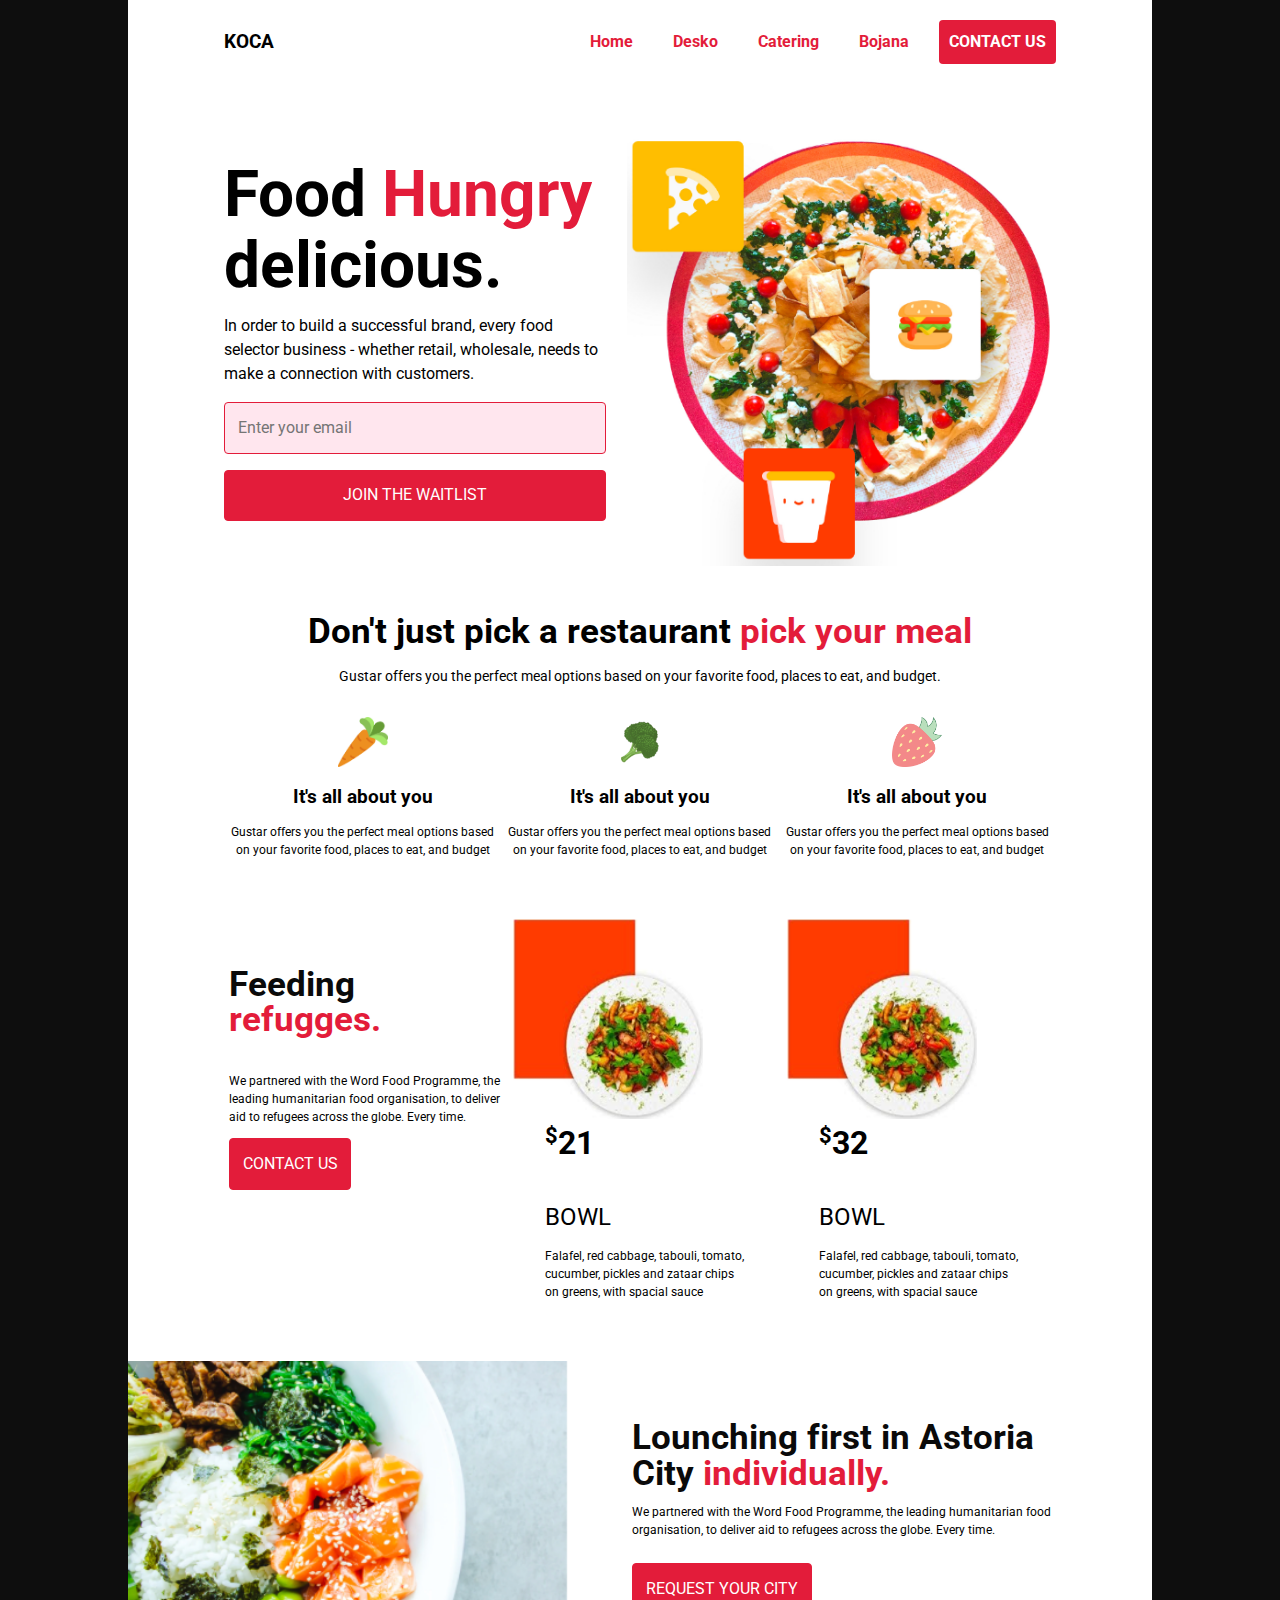
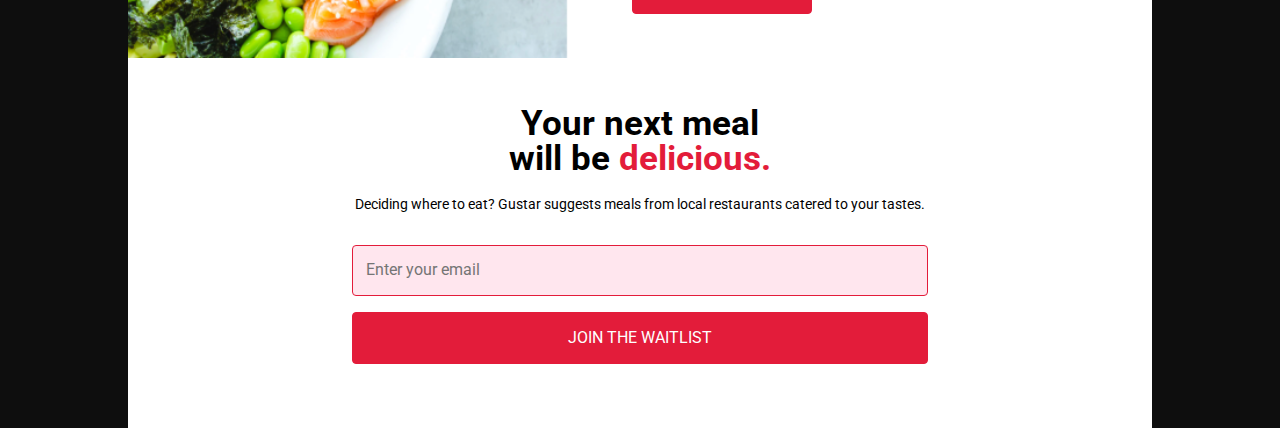
<file: index.html>
<!DOCTYPE html>
<html lang="en">

<head>
  <meta charset="utf-8" />
  <title>Learning project</title>
  <base href="/" />
  <meta name="viewport" content="width=device-width, initial-scale=1" />
  <link rel="icon" type="image/x-icon" href="favicon.ico" />
  <link rel="stylesheet" type="text/css" href="normalize.css" />
  <link rel="stylesheet" type="text/css" href="style.css" />
  <link href="https://fonts.googleapis.com/css2?family=Roboto&display=swap" rel="stylesheet" />
</head>

<body>
  <main class="main-container">
    <nav>
      <label for="toggle">&#9776;</label>
      <input type="checkbox" id="toggle" />
      <h1 class="title">
        KOCA
      </h1>
      <div class="menu">
        <a href="#">Home</a>
        <a href="desko.html" target="_blank">Desko</a>
        <a href="#">Catering</a>
        <a href="./bojana.html" target="_blank">Bojana</a>
        <a href="#">CONTACT US</a>
      </div>
    </nav>
    <section class="section-one">
      <div class="part-one">
        <h1 class="big-title">
          Food
          <span class="red-span">Hungry</span> delicious.
        </h1>
        <p class="left-align">
          In order to build a successful brand, every food selector business -
          whether retail, wholesale, needs to make a connection with
          customers.
        </p>
        <div class="input-button-field">
          <input type="email" name="email" id="email" class="email" placeholder="Enter your email" />
          <button class="button">JOIN THE WAITLIST</button>
        </div>
      </div>
      <div class="part-two">
        <img src="big-meal.png" alt="big meal" class="big-meal-photo" />
      </div>
    </section>
    <section class="section-two">
      <div class="head-meal-section">
        <h4 class="head-meal-title">
          Don't just pick a restaurant
          <span class="red-span">
            pick your meal
          </span>
        </h4>
      </div>
      <p class="head-meal-text">
        Gustar offers you the perfect meal options based on your
        favorite food, places to eat, and budget.
      </p>
      <div class="about-you">
        <div class="vege-card">
          <img src="carrot.png" width="50em" height="50em" />
          <div class="title-about-you">
            <h3>It's all about you</h3>
            <p class="vege-text">
              Gustar offers you the perfect meal options based on your
              favorite food, places to eat, and budget
            </p>
          </div>
        </div>
        <div class="vege-card">
          <img src="food-broccoli.png" width="50em" height="50em" class="flip-horizontal" />
          <div class="title-about-you">
            <h3>It's all about you</h3>
            <p class="vege-text">
              Gustar offers you the perfect meal options based on your
              favorite food, places to eat, and budget
            </p>
          </div>
        </div>
        <div class="vege-card">
          <img src="straw.png" width="50em" height="50em" />
          <div class="title-about-you">
            <h3>It's all about you</h3>
            <p class="vege-text">
              Gustar offers you the perfect meal options based on your
              favorite food, places to eat, and budget
            </p>
          </div>
        </div>
      </div>
      <div class="meals">
        <div class="refugee-block">
          <h4 class="refugee-title left-align">
            Feeding
            <span class="red-span">refugges. </span>
          </h4>
          <p class="refugee-text left-align">
            We partnered with the Word Food Programme, the leading
            humanitarian food organisation, to deliver aid to refugees
            across the globe. Every time.
          </p>
          <button class="button button-width">CONTACT US</button>
        </div>
        <div class="meal-block">
          <img src="plate.PNG" width="190em" height="200em" />
          <div class="price-with-text">
            <div class="price">
              <p class="dolar">$</p>
              <p>21</p>
            </div>
            <div class="recipe-title">Bowl</div>
            <p class="recipe-text">
              Falafel, red cabbage, tabouli, tomato, cucumber, pickles and
              zataar chips on greens, with spacial sauce
            </p>
          </div>
        </div>
        <div class="meal-block">
          <img src="plate.PNG" width="190em" height="200em" />
          <div class="price-with-text">
            <div class="price">
              <p class="dolar">$</p>
              <p>32</p>
            </div>
            <div class="recipe-title">Bowl</div>
            <p class="recipe-text">
              Falafel, red cabbage, tabouli, tomato, cucumber, pickles and
              zataar chips on greens, with spacial sauce
            </p>
          </div>
        </div>
      </div>
    </section>
  </main>
  <section class="section-three">
    <div class="meal-photo">
      <img src="plate2.PNG" height="100%" width="100%" />
    </div>
    <div class="city">
      <h4 class="city-title left-align">
        Lounching first in Astoria City
        <span class="red-span">individually.</span>
      </h4>
      <p class="text-city left-align">
        We partnered with the Word Food Programme, the leading
        humanitarian food organisation, to deliver aid to refugees across
        the globe. Every time.
      </p>
      <button class="button button-width">REQUEST YOUR CITY</button>
    </div>
  </section>
  <main class="main-container">
    <footer>
      <div class="head-meal-section">
        <h4 class="head-meal-title">
          Your next meal </br>
          <span>
            will be
          </span>
          <span class="red-span">
            delicious.
          </span>
        </h4>
      </div>
      <p class="head-meal-text">
        Deciding where to eat? Gustar suggests meals from local
        restaurants catered to your tastes.
      </p>
      <div class="input-button-field input-padding">
        <input type="email" name="email" class="email" placeholder="Enter your email" />
        <button class="button ">JOIN THE WAITLIST</button>
      </div>
    </footer>
  </main>
</body>

</html>
</file>
<file: style.css>
body {
  min-height: 100%;
  background-color: #0e0e0e;
  font-family: 'Roboto', sans-serif;
  -webkit-user-select: none;
  user-select: none;
}

.main-container {
  display: flex;
  flex-direction: column;
  margin: 0 auto;
  justify-items: center;
  width: 100%;
  position: relative;
  background-color: #ffffff;
  font-size: 16px;
}

.menu {
  display: flex;
}

nav {
  display: flex;
  align-items: center;
  margin-bottom: 1em;
}

label {
  position: fixed;
  font-size: 1.625em;
  color: #e31c3a;
  cursor: pointer;
  z-index: 2;
  margin-top: 0.75em;
  display: flex;
  background-color: #ffe6ee;
  width: 100%;
  padding: 0 0.5em;
}

.title {
  display: none;
}

#toggle {
  display: none;
}

#toggle:checked ~ .menu {
  left: 0;
  z-index: 1;
  transition: left 300ms ease-in-out;
}

p {
  margin-bottom: 1em;
}

a {
  text-decoration: none;
  font-weight: bold;
  color: #e31c3a;
}

a:hover {
  background-color: #e31c3a;
  color: #ffffff;
}

.section-one {
  width: 100%;
  margin-top: 2em;
  margin-bottom: 3em;
  padding: 0 1em;
  text-align: center;
}

.big-title {
  font-size: 3em;
  font-weight: bolder;
  line-height: 1.3em;
  margin-bottom: 0.2em;
}

.red-span {
  color: #e31c3a;
}

.big-meal-photo {
  width: 70%;
  height: auto;
  margin: 0 auto;
}

.input-button-field {
  display: flex;
  flex-direction: column;
  width: 100%;
  margin: 0 auto;
}

.email {
  margin-bottom: 1em;
  border: 1px solid #e31c3a;
  border-radius: 0.25em;
  background-color: #ffe6ee;
  padding: 0.8em;
  color: #080808;
  outline: none;
}

.button {
  margin-bottom: 1em;
  border: 1px solid #e31c3a;
  border-radius: 0.25em;
  background-color: #e31c3a;
  padding: 0.8em;
  color: #ffffff;
  outline: none;
  cursor: pointer;
}

.section-two {
  width: 100%;
  padding: 0 1em;
  margin-bottom: 3em;
}

.head-meal-section {
  text-align: center;
  margin-bottom: 0.5em;
  line-height: 1em;
  font-size: 2.2em;
}

.head-meal-text {
  text-align: center;
  font-size: 0.9em;
  margin-bottom: 2em;
}

.about-you {
  display: flex;
  flex-direction: column;
  justify-content: space-between;
  margin-bottom: 2em;
}

.vege-card {
  display: flex;
  flex-direction: column;
  justify-content: center;
  align-items: center;
}

.flip-horizontal {
  transform: scaleX(-1);
}

.title-about-you {
  display: flex;
  flex-direction: column;
  align-content: center;
  text-align: center;
  margin: 1em 0em;
}

.vege-text {
  font-size: 0.75em;
  margin-top: 1em;
  text-align: center;
}

.meals {
  display: flex;
  flex-direction: column;
}

.refugee-block {
  display: flex;
  flex-direction: column;
  margin-bottom: 2em;
}

.refugee-title {
  color: #0a0a0a;
  font-size: 2.2em;
  text-align: center;
  line-height: 1em;
  margin-bottom: 1em;
}

.refugee-text {
  font-size: 0.75em;
  text-align: center;
  margin-bottom: 1em;
}

.meal-block {
  display: flex;
  margin-bottom: 2em;
}

.meal-image {
  display: flex;
  flex-direction: column;
  justify-content: center;
  align-items: center;
}

.price-with-text {
  display: flex;
  flex-direction: column;
  justify-content: left;
  align-items: left;
  margin: 0em 2em;
}

.price {
  display: flex;
  font-size: 2em;
  font-weight: bold;
}

.dolar {
  font-size: 0.7em;
}

.recipe-title {
  font-size: 1.5em;
  text-transform: uppercase;
  margin-bottom: 0.5em;
}

.recipe-text {
  font-size: 0.75em;
}

.section-three {
  display: flex;
  flex-direction: column;
  margin: 0 auto;
  align-items: center;
  background-color: #ffffff;
  width: 100%;
  padding: 0em 1em 3em;
}

.city {
  display: flex;
  flex-direction: column;
  margin-top: 2em;
}

.city-title {
  color: #0a0a0a;
  font-size: 2.2em;
  text-align: center;
  font-weight: bold;
  line-height: 1em;
}

.text-city {
  font-size: 0.75em;
  text-align: center;
  padding-top: 1em;
  padding-bottom: 1em;
}

footer {
  margin-bottom: 3em;
  display: flex;
  flex-direction: column;
  padding: 0 1em;
}

@media only screen and (max-width: 768px) {
  .menu {
    flex-direction: column;
    width: 15.625em;
    height: 100%;
    position: fixed;
    left: -15.625em;
    top: 0;
    background-color: #ffe6ee;
    transition: left 300ms ease-in-out;
    padding-top: 2.5em;
  }

  a {
    padding: 0.625em 1em;
    font-size: 1.5em;
  }
}

@media only screen and (min-width: 769px) {
  .main-container {
    padding: 0 5em;
  }

  .big-meal-photo {
    width: 100%;
  }

  p {
    text-align: start;
  }

  nav {
    display: flex;
    align-items: center;
    justify-content: space-between;
    padding: 1.25em 1em;
  }

  label {
    display: none;
  }

  a {
    padding: 0.625em;
    border-radius: 0.25em;
    margin-left: 1.25em;
  }

  a:last-child {
    background-color: #e31c3a;
    color: #ffffff;
  }

  .title {
    display: block;
    font-weight: bold;
    font-size: 1.2em;
  }

  .section-one {
    display: flex;
    align-items: center;
    justify-content: space-between;
    width: 100%;
    text-align: left;
  }

  .part-one {
    margin-right: 1.3em;
    display: flex;
    flex-direction: column;
    flex: 0 1 50%;
  }

  .big-title {
    font-size: 4em;
    line-height: 1.1em;
  }

  .about-you {
    flex-direction: row;
  }

  .left-align {
    text-align: left;
  }

  .vege-card {
    margin: 0em 0.3em;
  }

  .meals {
    flex-direction: row;
  }

  .refugee-block {
    flex: 1 0 33%;
    padding-top: 3em;
    margin: 0em 0.3em;
  }

  .button-width {
    width: fit-content;
  }

  .meal-block {
    flex-direction: column;
    margin: 0em 0.3em;
  }

  .section-three {
    flex-direction: row;
    padding: 0em 5em 3em 0em;
  }

  .meal-photo {
    flex-grow: 1;
    width: 0;
  }

  .city {
    flex-direction: column;
    flex-grow: 1;
    width: 0;
    margin-left: 4em;
  }

  .input-padding {
    padding: 0em 8em;
  }
}

@media only screen and (min-width: 992px) {
  .main-container {
    width: 80%;
  }

  .section-three {
    width: 80%;
  }
}

@media only screen and (min-width: 1368px) {
  .main-container {
    width: 60%;
  }

  .section-three {
    width: 60%;
  }
}
</file>
